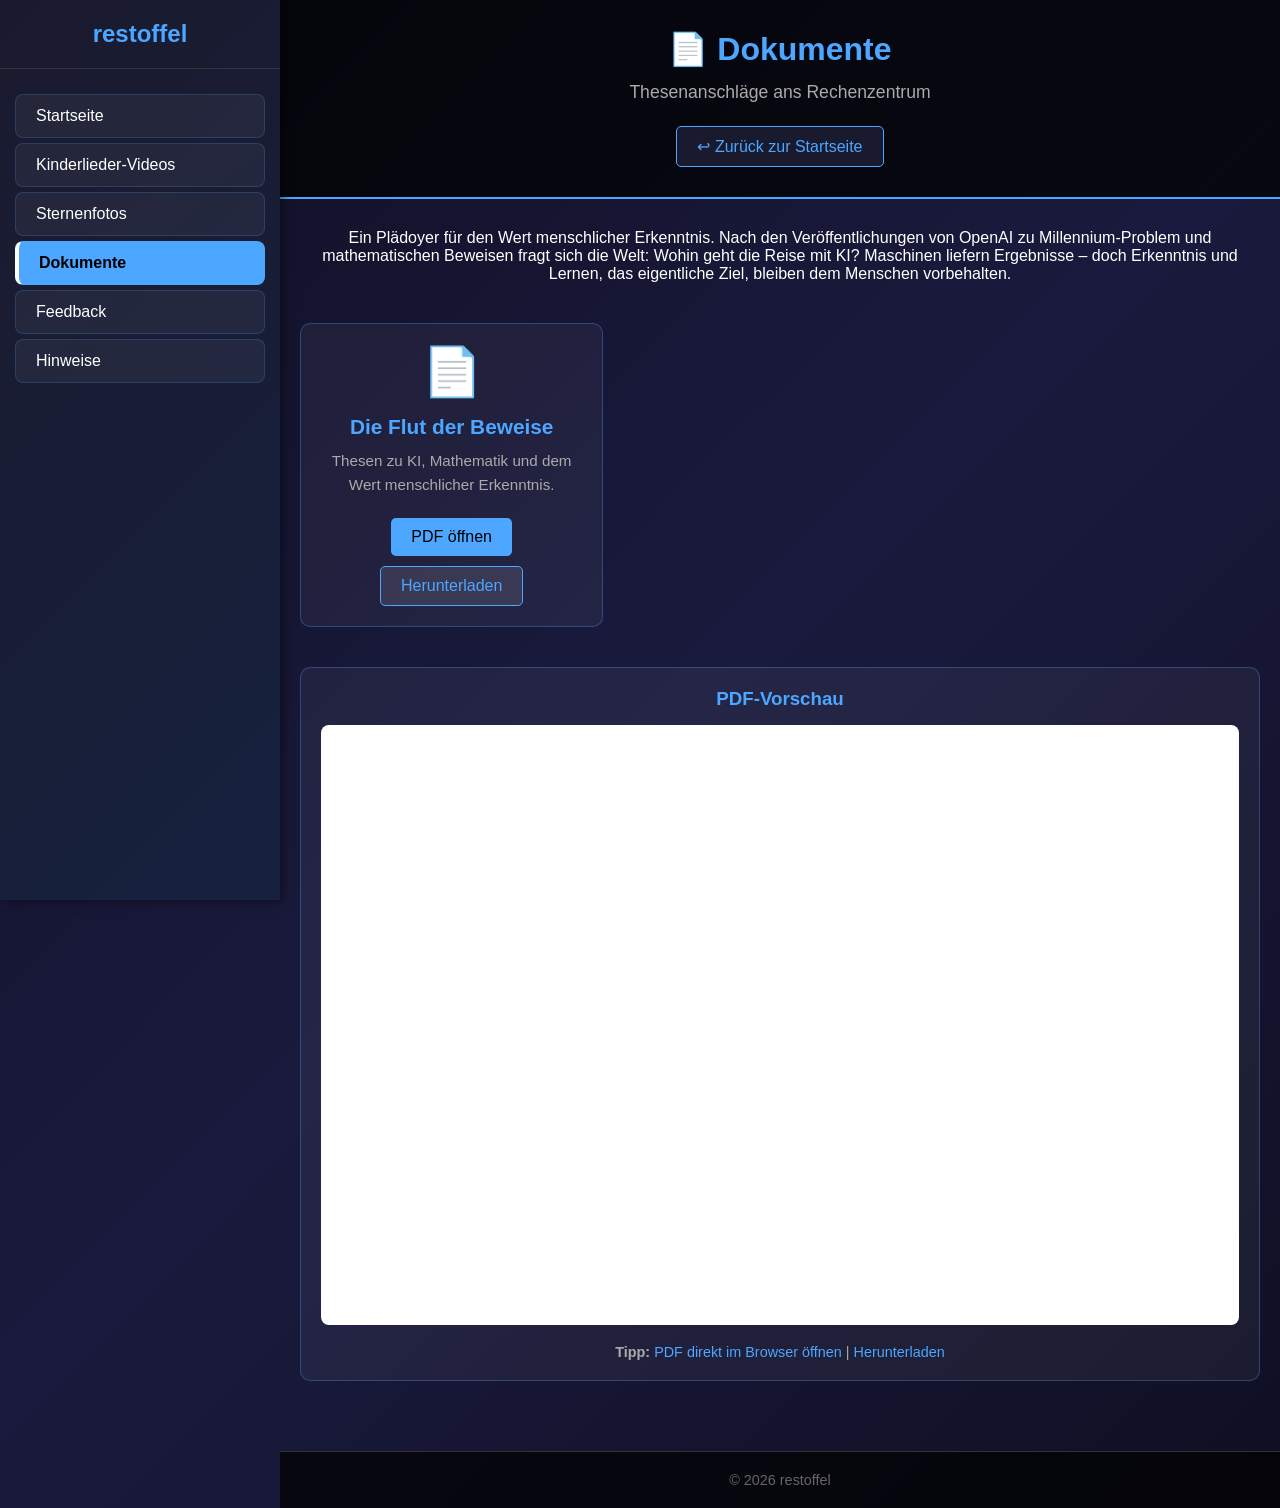
<file: dokumente.html>
<!DOCTYPE html>
<html lang="de">
<head>
    <meta charset="UTF-8">
    <meta name="viewport" content="width=device-width, initial-scale=1.0">
    <title>Thesenanschläge ans Rechenzentrum | restoffel</title>
    
    <!-- Favicon -->
    <link rel="icon" type="image/svg+xml" href="favicon.svg">
    <link rel="shortcut icon" type="image/svg+xml" href="favicon.svg">
    
    <!-- Open Graph / Social Media Meta Tags -->
    <meta property="og:title" content="Dokumente | restoffel">
    <meta property="og:description" content="Thesenanschläge ans Rechenzentrum - Ein Plädoyer für den Wert menschlicher Erkenntnis und Lernen im Zeitalter der KI.">
    <meta property="og:url" content="https://restoffel.github.io/dokumente.html">
    <meta property="og:type" content="website">
    <meta property="og:image" content="https://images.unsplash.com/photo-1614729939124-032f0b56c9ce?ixlib=rb-4.1.0&ixid=M3wxMjA3fDB8MHxwaG90by1wYWdlfHx8fGVufDB8fHx8fA%3D%3D&auto=format&fit=crop&w=1200&q=80">
    
    <!-- Twitter Card -->
    <meta name="twitter:card" content="summary_large_image">
    <meta name="twitter:title" content="Dokumente | restoffel">
    <meta name="twitter:description" content="Thesenanschläge ans Rechenzentrum - Ein Plädoyer für den Wert menschlicher Erkenntnis und Lernen im Zeitalter der KI.">
    <meta name="twitter:image" content="https://images.unsplash.com/photo-1614729939124-032f0b56c9ce?ixlib=rb-4.1.0&ixid=M3wxMjA3fDB8MHxwaG90by1wYWdlfHx8fGVufDB8fHx8fA%3D%3D&auto=format&fit=crop&w=1200&q=80">
    
    <!-- Theme Color -->
    <meta name="theme-color" content="#1a1a2e">
    
    <!-- Apple Touch Icon -->
    <link rel="apple-touch-icon" href="favicon.svg">
    
    <!-- Web App Manifest -->
    <link rel="manifest" href="manifest.json">
    
    <!-- Standard Styles -->
    <link rel="stylesheet" href="css/styles.css">
    
    <!-- Seiten-spezifische Styles -->
    <style>
        main {
            padding: 30px 20px;
            max-width: 1200px;
            margin: 0 auto;
        }
        
        .documents-header {
            text-align: center;
            margin-bottom: 40px;
        }
        
        .documents-grid {
            display: grid;
            grid-template-columns: repeat(auto-fill, minmax(300px, 1fr));
            gap: 25px;
            margin-top: 30px;
        }
        
        .document-card {
            background: rgba(255, 255, 255, 0.05);
            border: 1px solid rgba(77, 166, 255, 0.3);
            border-radius: 10px;
            padding: 20px;
            transition: all 0.3s ease;
            text-align: center;
        }
        
        .document-card:hover {
            transform: translateY(-5px);
            border-color: #4da6ff;
            box-shadow: 0 10px 30px rgba(77, 166, 255, 0.2);
        }
        
        .document-icon {
            font-size: 3em;
            color: #e74c3c;
            margin-bottom: 15px;
        }
        
        .document-title {
            font-size: 1.3em;
            color: #4da6ff;
            margin-bottom: 10px;
        }
        
        .document-description {
            color: #aaa;
            font-size: 0.95em;
            line-height: 1.6;
            margin-bottom: 20px;
        }
        
        .document-actions {
            display: flex;
            gap: 10px;
            justify-content: center;
            flex-wrap: wrap;
        }
        
        .btn {
            display: inline-block;
            padding: 10px 20px;
            border-radius: 5px;
            text-decoration: none;
            font-weight: 500;
            transition: all 0.3s ease;
            border: none;
            cursor: pointer;
        }
        
        .btn-primary {
            background-color: #4da6ff;
            color: #000;
        }
        
        .btn-primary:hover {
            background-color: #3a8bc8;
            transform: translateY(-2px);
        }
        
        .btn-secondary {
            background-color: rgba(255, 255, 255, 0.1);
            color: #4da6ff;
            border: 1px solid #4da6ff;
        }
        
        .btn-secondary:hover {
            background-color: rgba(77, 166, 255, 0.2);
            transform: translateY(-2px);
        }
        
        .pdf-viewer-container {
            margin-top: 40px;
            background: rgba(255, 255, 255, 0.05);
            border: 1px solid rgba(77, 166, 255, 0.3);
            border-radius: 10px;
            padding: 20px;
        }
        
        .pdf-viewer {
            width: 100%;
            height: 600px;
            min-height: 500px;
            border: none;
            border-radius: 8px;
            background: #fff;
        }
        
        .pdf-info {
            text-align: center;
            color: #aaa;
            font-size: 0.9em;
            margin-top: 15px;
        }
        
        .pdf-info a {
            color: #4da6ff;
            text-decoration: none;
        }
        
        .pdf-info a:hover {
            text-decoration: underline;
        }
        
        @media (max-width: 768px) {
            .documents-grid {
                grid-template-columns: 1fr;
            }
            
            .pdf-viewer {
                height: 400px;
            }
        }
    </style>
</head>
<body>
    <!-- Hamburger Menu Button -->
    <button class="hamburger" onclick="toggleSidebar()" aria-label="Menü öffnen">
        <span></span>
        <span></span>
        <span></span>
    </button>
    
    <!-- Sidebar Navigation -->
    <nav id="sidebar">
        <div class="sidebar-header">
            <h2>restoffel</h2>
        </div>
        <ul id="sidebar-nav"></ul>
    </nav>
    
    <!-- Overlay für Mobile -->
    <div id="overlay"></div>
    
    <!-- Main Content -->
    <div class="main-content">
        <header>
            <h1>📄 Dokumente</h1>
            <p class="subtitle">Thesenanschläge ans Rechenzentrum</p>
            <a href="index.html" class="back-link">↩ Zurück zur Startseite</a>
        </header>
        
        <main>
            <div class="documents-header">
                <p>Ein Plädoyer für den Wert menschlicher Erkenntnis. Nach den Veröffentlichungen von OpenAI zu Millennium-Problem und mathematischen Beweisen fragt sich die Welt: Wohin geht die Reise mit KI? Maschinen liefern Ergebnisse – doch Erkenntnis und Lernen, das eigentliche Ziel, bleiben dem Menschen vorbehalten.</p>
            </div>
            
            <div class="documents-grid">
                <div class="document-card">
                    <div class="document-icon">📄</div>
                    <h3 class="document-title">Die Flut der Beweise</h3>
                    <p class="document-description">Thesen zu KI, Mathematik und dem Wert menschlicher Erkenntnis.</p>
                    <div class="document-actions">
                        <a href="documents/DieFlutderBeweise.pdf" class="btn btn-primary" target="_blank">PDF öffnen</a>
                        <a href="documents/DieFlutderBeweise.pdf" class="btn btn-secondary" download>Herunterladen</a>
                    </div>
                </div>
            </div>
            
            <div class="pdf-viewer-container">
                <h3 style="text-align: center; color: #4da6ff; margin-bottom: 15px;">PDF-Vorschau</h3>
                <iframe class="pdf-viewer" src="https://docs.google.com/viewer?url=https://restoffel.github.io/documents/DieFlutderBeweise.pdf&embedded=true" title="Die Flut der Beweise - PDF-Viewer" allowfullscreen></iframe>
                <p class="pdf-info">
                    <strong>Tipp:</strong> 
                    <a href="documents/DieFlutderBeweise.pdf" target="_blank">PDF direkt im Browser öffnen</a> | 
                    <a href="documents/DieFlutderBeweise.pdf" download>Herunterladen</a>
                </p>
            </div>
        </main>
        
        <footer>
            <p>© 2026 restoffel</p>
        </footer>
    </div>
    
    <!-- Standard Navigation Script -->
    <script src="js/navigation.js"></script>
</body>
</html>
</file>
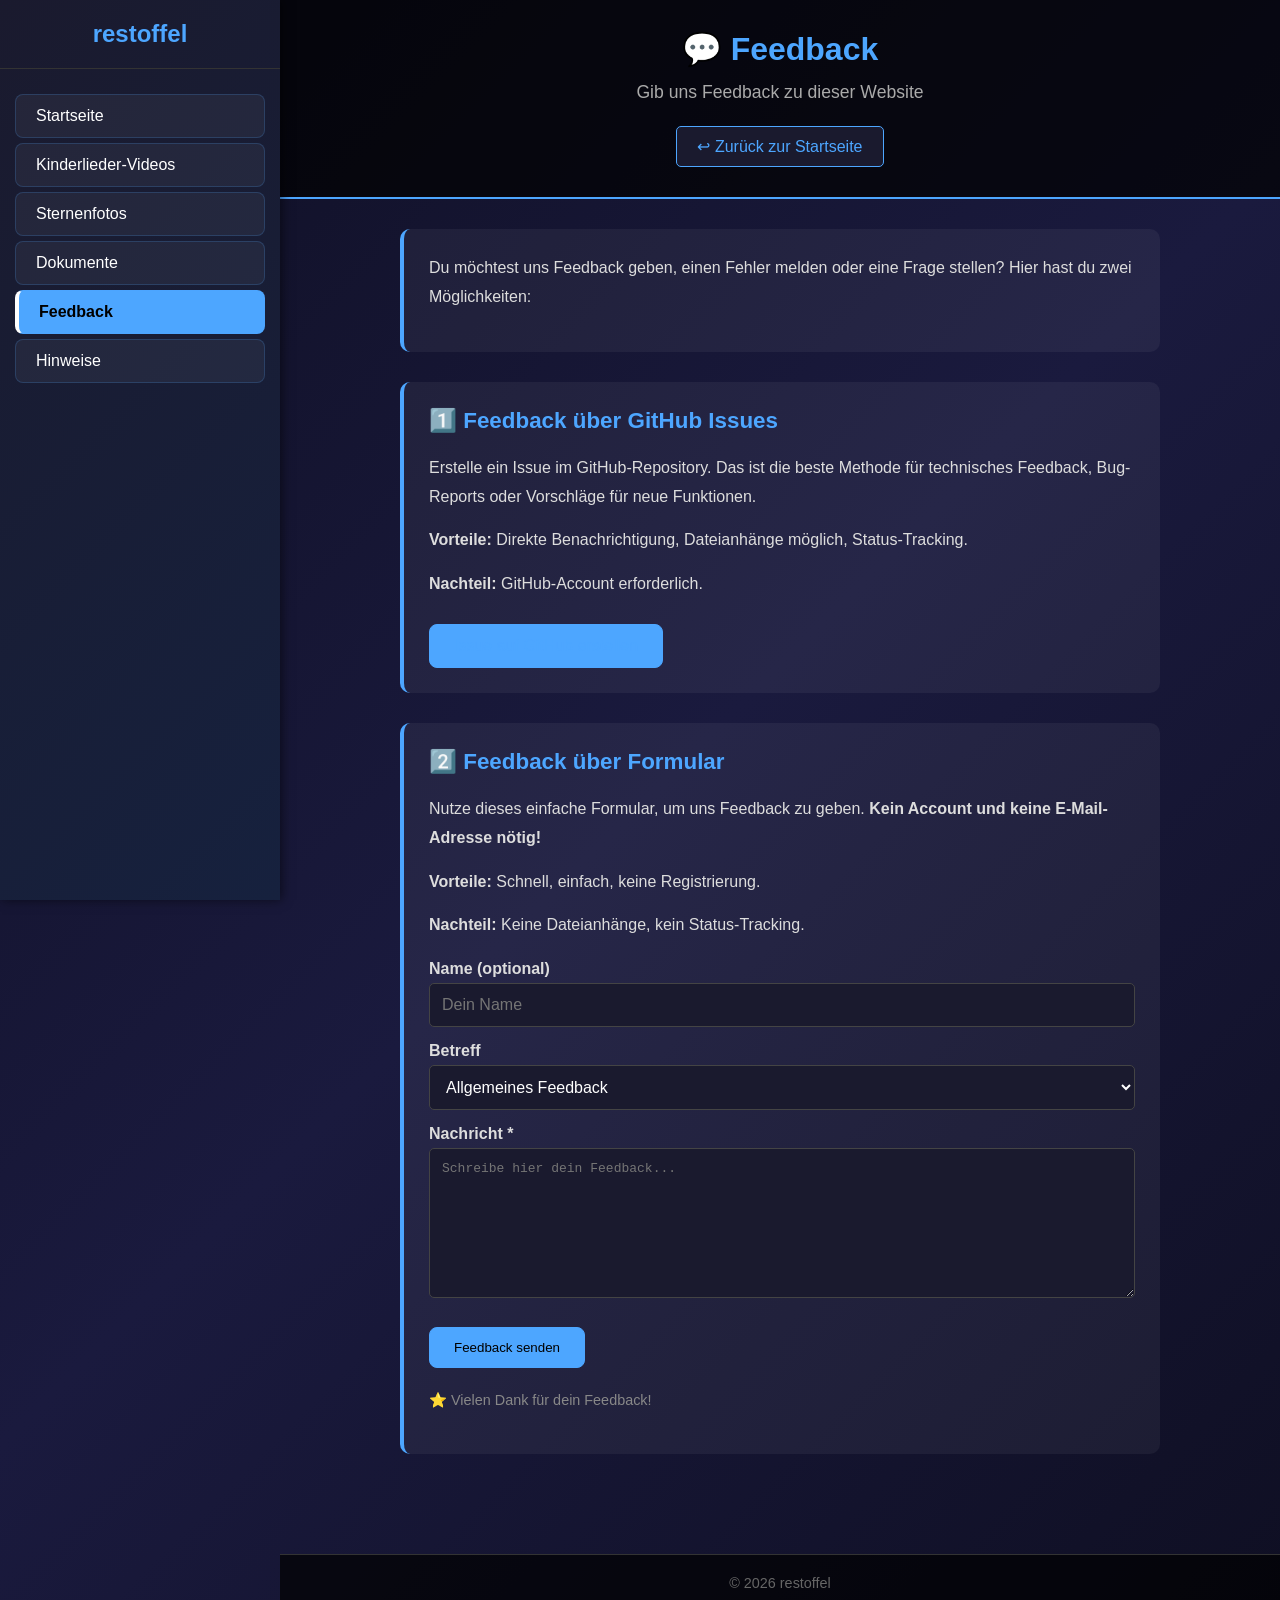
<file: feedback.html>
<!DOCTYPE html>
<html lang="de">
<head>
    <meta charset="UTF-8">
    <meta name="viewport" content="width=device-width, initial-scale=1.0">
    <title>Feedback | restoffel</title>
    
    <!-- Favicon -->
    <link rel="icon" type="image/svg+xml" href="favicon.svg">
    <link rel="shortcut icon" type="image/svg+xml" href="favicon.svg">
    
    <!-- Open Graph / Social Media Meta Tags -->
    <meta property="og:title" content="Feedback | restoffel">
    <meta property="og:description" content="Gib uns Feedback zu dieser Website">
    <meta property="og:url" content="https://restoffel.github.io/feedback.html">
    <meta property="og:type" content="website">
    <meta property="og:image" content="https://images.unsplash.com/photo-1614729939124-032f0b56c9ce?ixlib=rb-4.1.0&ixid=M3wxMjA3fDB8MHxwaG90by1wYWdlfHx8fGVufDB8fHx8fA%3D%3D&auto=format&fit=crop&w=1200&q=80">
    
    <!-- Twitter Card -->
    <meta name="twitter:card" content="summary_large_image">
    <meta name="twitter:title" content="Feedback | restoffel">
    <meta name="twitter:description" content="Gib uns Feedback zu dieser Website">
    <meta name="twitter:image" content="https://images.unsplash.com/photo-1614729939124-032f0b56c9ce?ixlib=rb-4.1.0&ixid=M3wxMjA3fDB8MHxwaG90by1wYWdlfHx8fGVufDB8fHx8fA%3D%3D&auto=format&fit=crop&w=1200&q=80">
    
    <!-- Theme Color -->
    <meta name="theme-color" content="#1a1a2e">
    
    <!-- Standard Styles -->
    <link rel="stylesheet" href="css/styles.css">
    
    <!-- Seiten-spezifische Styles -->
    <style>
        main {
            padding: 30px 20px;
            max-width: 800px;
            margin: 0 auto;
        }
        
        .section {
            background-color: rgba(255, 255, 255, 0.05);
            border-radius: 10px;
            padding: 25px;
            margin-bottom: 30px;
            border-left: 4px solid #4da6ff;
        }
        
        .section h2 {
            color: #4da6ff;
            margin-bottom: 20px;
            font-size: 1.4em;
        }
        
        .section p {
            line-height: 1.8;
            color: #ddd;
            margin: 0 0 15px 0;
        }
        
        .section a {
            color: #4da6ff;
            text-decoration: none;
        }
        
        .section a:hover {
            text-decoration: underline;
        }
        
        .highlight {
            background-color: rgba(77, 166, 255, 0.2);
            padding: 2px 4px;
            border-radius: 3px;
            font-family: monospace;
        }
        
        .option-card {
            background-color: rgba(255, 255, 255, 0.05);
            border-radius: 10px;
            padding: 20px;
            margin-bottom: 20px;
            border: 1px solid rgba(77, 166, 255, 0.2);
        }
        
        .option-card h3 {
            color: #4da6ff;
            margin: 0 0 10px 0;
            font-size: 1.2em;
        }
        
        .option-card .icon {
            font-size: 2em;
            margin-bottom: 10px;
        }
        
        .btn {
            display: inline-block;
            padding: 12px 24px;
            background-color: #1a1a2e;
            color: #4da6ff;
            text-decoration: none;
            border-radius: 8px;
            border: 1px solid #444;
            transition: all 0.3s;
            margin-top: 10px;
        }
        
        .btn:hover {
            background-color: #4da6ff;
            color: #000;
            transform: translateY(-2px);
        }
        
        .btn-primary {
            background-color: #4da6ff;
            color: #000;
            border: 1px solid #4da6ff;
        }
        
        .btn-primary:hover {
            background-color: #6db8ff;
        }
        
        form {
            margin-top: 20px;
        }
        
        form label {
            display: block;
            margin-bottom: 5px;
            color: #ddd;
            font-weight: bold;
        }
        
        form input,
        form textarea,
        form select {
            width: 100%;
            padding: 12px;
            background-color: #1a1a2e;
            border: 1px solid #444;
            border-radius: 5px;
            color: #fff;
            font-size: 1em;
            margin-bottom: 15px;
        }
        
        form textarea {
            min-height: 150px;
            resize: vertical;
        }
    </style>
</head>
<body>
    <!-- Hamburger Menu Button -->
    <button class="hamburger" onclick="toggleSidebar()" aria-label="Menü öffnen">
        <span></span>
        <span></span>
        <span></span>
    </button>
    
    <!-- Sidebar Navigation -->
    <nav id="sidebar">
        <div class="sidebar-header">
            <h2>restoffel</h2>
        </div>
        <ul id="sidebar-nav"></ul>
    </nav>
    
    <!-- Overlay für Mobile -->
    <div id="overlay"></div>
    
    <!-- Main Content -->
    <div class="main-content">
        <header>
            <h1>💬 Feedback</h1>
            <p class="subtitle">Gib uns Feedback zu dieser Website</p>
            <a href="index.html" class="back-link">↩ Zurück zur Startseite</a>
        </header>
        
        <main>
            <div class="section">
                <p>
                    Du möchtest uns Feedback geben, einen Fehler melden oder eine Frage stellen? 
                    Hier hast du zwei Möglichkeiten:
                </p>
            </div>
            
            <div class="section">
                <h2>1️⃣ Feedback über GitHub Issues</h2>
                <p>
                    Erstelle ein Issue im GitHub-Repository. Das ist die beste Methode für technisches Feedback, 
                    Bug-Reports oder Vorschläge für neue Funktionen.
                </p>
                <p>
                    <strong>Vorteile:</strong> Direkte Benachrichtigung, Dateianhänge möglich, Status-Tracking.
                </p>
                <p>
                    <strong>Nachteil:</strong> GitHub-Account erforderlich.
                </p>
                <a href="https://github.com/restoffel/restoffel.github.io/issues/new" class="btn btn-primary" target="_blank">
                    Issue auf GitHub erstellen
                </a>
            </div>
            
            <div class="section">
                <h2>2️⃣ Feedback über Formular</h2>
                <p>
                    Nutze dieses einfache Formular, um uns Feedback zu geben. 
                    <strong>Kein Account und keine E-Mail-Adresse nötig!</strong>
                </p>
                <p>
                    <strong>Vorteile:</strong> Schnell, einfach, keine Registrierung.
                </p>
                <p>
                    <strong>Nachteil:</strong> Keine Dateianhänge, kein Status-Tracking.
                </p>
                
                <form action="https://formspree.io/f/xjvlnqzo" method="POST">
                    <label for="name">Name (optional)</label>
                    <input type="text" id="name" name="name" placeholder="Dein Name">
                    
                    <label for="subject">Betreff</label>
                    <select id="subject" name="subject">
                        <option value="feedback">Allgemeines Feedback</option>
                        <option value="bug">Fehler melden</option>
                        <option value="feature">Vorschlag für neue Funktion</option>
                        <option value="question">Frage stellen</option>
                    </select>
                    
                    <label for="message">Nachricht *</label>
                    <textarea id="message" name="message" placeholder="Schreibe hier dein Feedback..." required></textarea>
                    
                    <button type="submit" class="btn btn-primary">Feedback senden</button>
                </form>
                
                <p style="margin-top: 20px; color: #888; font-size: 0.9em;">
                    ⭐ Vielen Dank für dein Feedback!
                </p>
            </div>
        </main>
        
        <footer>
            <p>© 2026 restoffel</p>
        </footer>
    </div>
    
    <!-- Standard Navigation Script -->
    <script src="js/navigation.js"></script>
</body>
</html>
</file>
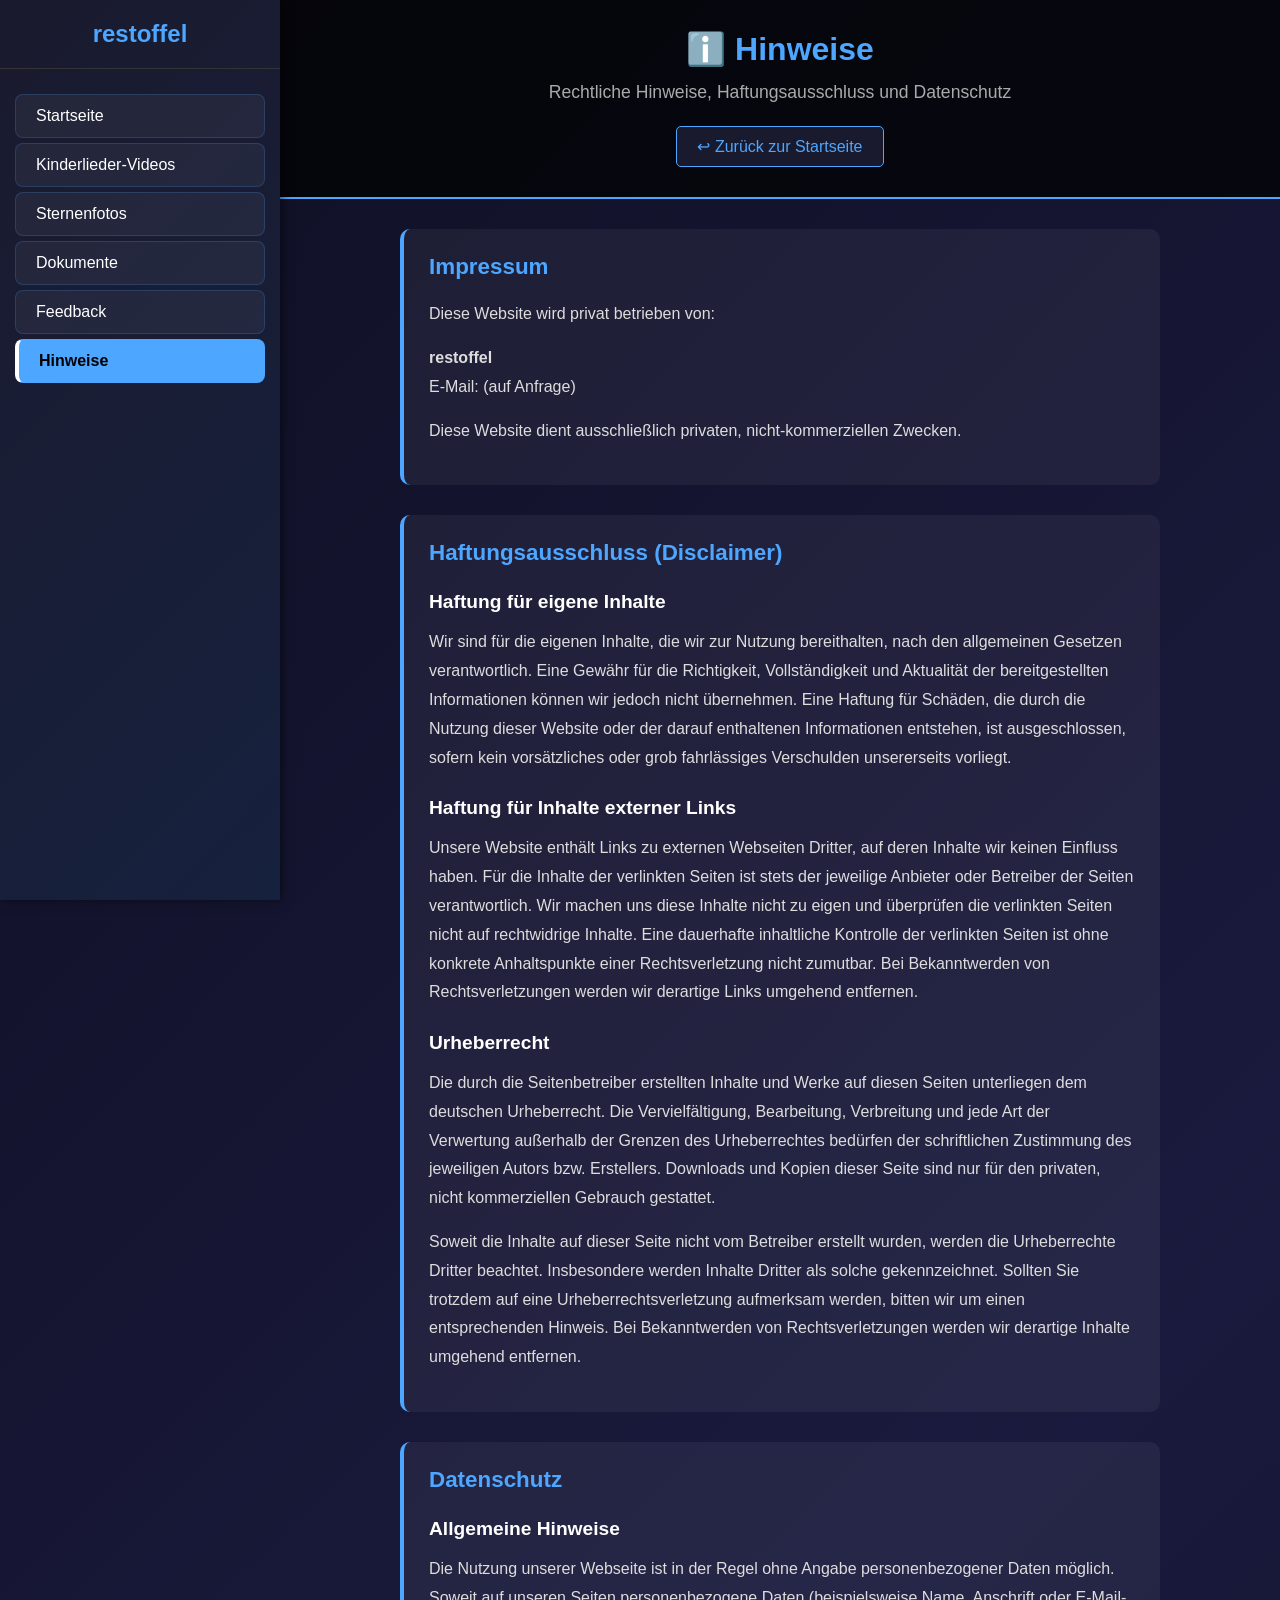
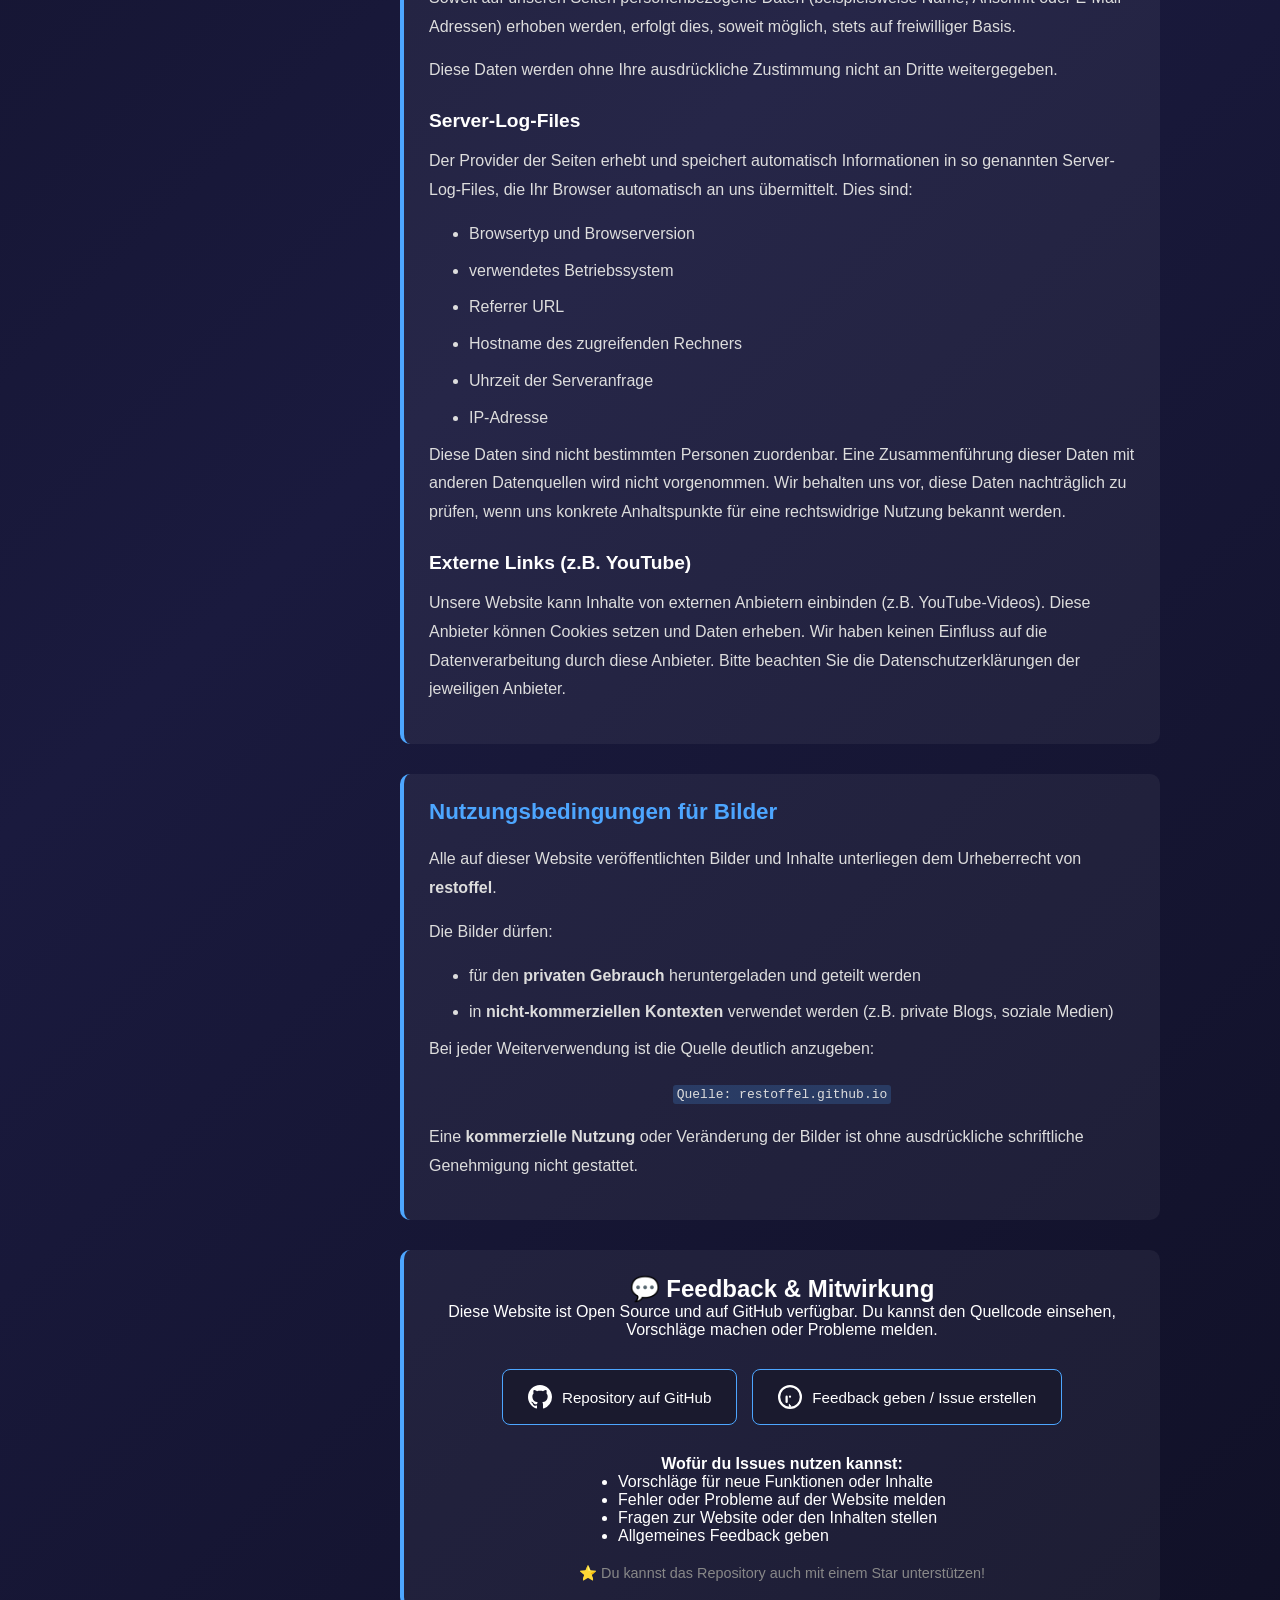
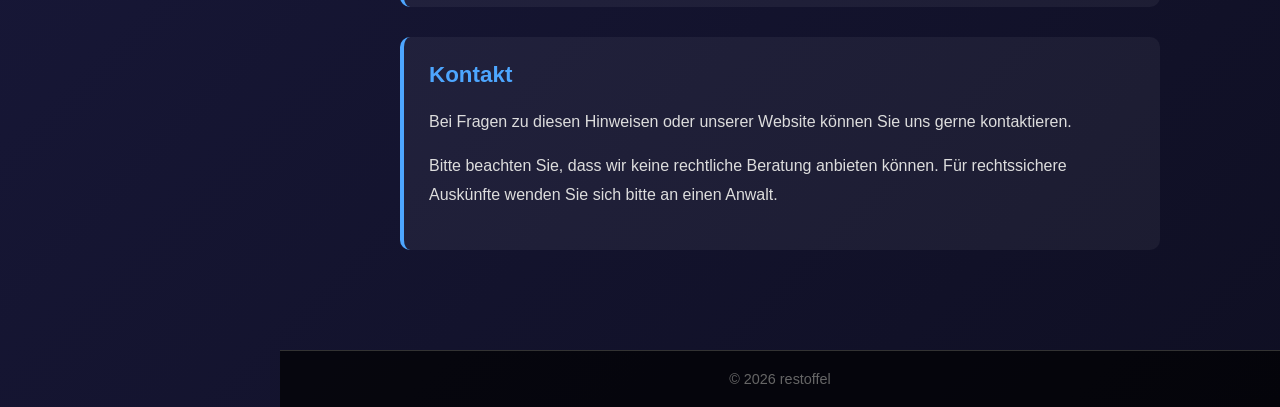
<file: hinweise.html>
<!DOCTYPE html>
<html lang="de">
<head>
    <meta charset="UTF-8">
    <meta name="viewport" content="width=device-width, initial-scale=1.0">
    <title>Hinweise | restoffel</title>
    
    <!-- Favicon -->
    <link rel="icon" type="image/svg+xml" href="favicon.svg">
    <link rel="shortcut icon" type="image/svg+xml" href="favicon.svg">
    
    <!-- Open Graph / Social Media Meta Tags -->
    <meta property="og:title" content="Hinweise | restoffel">
    <meta property="og:description" content="Rechtliche Hinweise, Haftungsausschluss und Datenschutz">
    <meta property="og:url" content="https://restoffel.github.io/hinweise.html">
    <meta property="og:type" content="website">
    <meta property="og:image" content="https://images.unsplash.com/photo-1614729939124-032f0b56c9ce?ixlib=rb-4.1.0&ixid=M3wxMjA3fDB8MHxwaG90by1wYWdlfHx8fGVufDB8fHx8fA%3D%3D&auto=format&fit=crop&w=1200&q=80">
    
    <!-- Twitter Card -->
    <meta name="twitter:card" content="summary_large_image">
    <meta name="twitter:title" content="Hinweise | restoffel">
    <meta name="twitter:description" content="Rechtliche Hinweise, Haftungsausschluss und Datenschutz">
    <meta name="twitter:image" content="https://images.unsplash.com/photo-1614729939124-032f0b56c9ce?ixlib=rb-4.1.0&ixid=M3wxMjA3fDB8MHxwaG90by1wYWdlfHx8fGVufDB8fHx8fA%3D%3D&auto=format&fit=crop&w=1200&q=80">
    
    <!-- Theme Color -->
    <meta name="theme-color" content="#1a1a2e">
    
    <!-- Standard Styles -->
    <link rel="stylesheet" href="css/styles.css">
    
    <!-- Seiten-spezifische Styles -->
    <style>
        main {
            padding: 30px 20px;
            max-width: 800px;
            margin: 0 auto;
        }
        
        .section {
            background-color: rgba(255, 255, 255, 0.05);
            border-radius: 10px;
            padding: 25px;
            margin-bottom: 30px;
            border-left: 4px solid #4da6ff;
        }
        
        .section h2 {
            color: #4da6ff;
            margin-bottom: 20px;
            font-size: 1.4em;
        }
        
        .section h3 {
            color: #fff;
            margin: 25px 0 15px 0;
            font-size: 1.2em;
        }
        
        .section p {
            line-height: 1.8;
            color: #ddd;
            margin: 0 0 15px 0;
        }
        
        .section ul {
            margin-left: 20px;
            padding-left: 20px;
        }
        
        .section li {
            line-height: 1.8;
            color: #ddd;
            margin-bottom: 8px;
        }
        
        .section a {
            color: #4da6ff;
            text-decoration: none;
        }
        
        .section a:hover {
            text-decoration: underline;
        }
        
        .highlight {
            background-color: rgba(77, 166, 255, 0.2);
            padding: 2px 4px;
            border-radius: 3px;
            font-family: monospace;
        }
        
        .github-section {
            background-color: rgba(255, 255, 255, 0.05);
            border-radius: 10px;
            padding: 25px;
            margin-bottom: 30px;
            border-left: 4px solid #4da6ff;
            text-align: center;
        }
        
        .github-badge {
            display: inline-flex;
            align-items: center;
            gap: 10px;
            padding: 15px 25px;
            background-color: #1a1a2e;
            border-radius: 8px;
            border: 1px solid #4da6ff;
            text-decoration: none;
            color: #fff;
            transition: all 0.3s;
            margin: 10px 0;
            font-size: 0.95em;
        }
        
        .github-badge:hover {
            background-color: #4da6ff;
            color: #000;
            transform: translateY(-2px);
        }
        
        .github-badge svg {
            width: 24px;
            height: 24px;
            fill: currentColor;
        }
        
        .github-buttons {
            display: flex;
            flex-direction: column;
            gap: 15px;
            justify-content: center;
            margin: 20px 0;
        }
        
        @media (min-width: 600px) {
            .github-buttons {
                flex-direction: row;
                flex-wrap: wrap;
                justify-content: center;
            }
        }
    </style>
</head>
<body>
    <!-- Hamburger Menu Button -->
    <button class="hamburger" onclick="toggleSidebar()" aria-label="Menü öffnen">
        <span></span>
        <span></span>
        <span></span>
    </button>
    
    <!-- Sidebar Navigation -->
    <nav id="sidebar">
        <div class="sidebar-header">
            <h2>restoffel</h2>
        </div>
        <ul id="sidebar-nav"></ul>
    </nav>
    
    <!-- Overlay für Mobile -->
    <div id="overlay"></div>
    
    <!-- Main Content -->
    <div class="main-content">
        <header>
            <h1>ℹ️ Hinweise</h1>
            <p class="subtitle">Rechtliche Hinweise, Haftungsausschluss und Datenschutz</p>
            <a href="index.html" class="back-link">↩ Zurück zur Startseite</a>
        </header>
        
        <main>
            <div class="section">
                <h2>Impressum</h2>
                <p>
                    Diese Website wird privat betrieben von:
                </p>
                <p>
                    <strong>restoffel</strong><br>
                    E-Mail: (auf Anfrage)
                </p>
                <p>
                    Diese Website dient ausschließlich privaten, nicht-kommerziellen Zwecken.
                </p>
            </div>
            
            <div class="section">
                <h2>Haftungsausschluss (Disclaimer)</h2>
                
                <h3>Haftung für eigene Inhalte</h3>
                <p>
                    Wir sind für die eigenen Inhalte, die wir zur Nutzung bereithalten, nach den allgemeinen Gesetzen verantwortlich. 
                    Eine Gewähr für die Richtigkeit, Vollständigkeit und Aktualität der bereitgestellten Informationen können wir 
                    jedoch nicht übernehmen. Eine Haftung für Schäden, die durch die Nutzung dieser Website oder der darauf 
                    enthaltenen Informationen entstehen, ist ausgeschlossen, sofern kein vorsätzliches oder grob fahrlässiges 
                    Verschulden unsererseits vorliegt.
                </p>
                
                <h3>Haftung für Inhalte externer Links</h3>
                <p>
                    Unsere Website enthält Links zu externen Webseiten Dritter, auf deren Inhalte wir keinen Einfluss haben. 
                    Für die Inhalte der verlinkten Seiten ist stets der jeweilige Anbieter oder Betreiber der Seiten verantwortlich. 
                    Wir machen uns diese Inhalte nicht zu eigen und überprüfen die verlinkten Seiten nicht auf rechtwidrige Inhalte. 
                    Eine dauerhafte inhaltliche Kontrolle der verlinkten Seiten ist ohne konkrete Anhaltspunkte einer Rechtsverletzung 
                    nicht zumutbar. Bei Bekanntwerden von Rechtsverletzungen werden wir derartige Links umgehend entfernen.
                </p>
                
                <h3>Urheberrecht</h3>
                <p>
                    Die durch die Seitenbetreiber erstellten Inhalte und Werke auf diesen Seiten unterliegen dem deutschen Urheberrecht. 
                    Die Vervielfältigung, Bearbeitung, Verbreitung und jede Art der Verwertung außerhalb der Grenzen des Urheberrechtes 
                    bedürfen der schriftlichen Zustimmung des jeweiligen Autors bzw. Erstellers. Downloads und Kopien dieser Seite sind 
                    nur für den privaten, nicht kommerziellen Gebrauch gestattet.
                </p>
                <p>
                    Soweit die Inhalte auf dieser Seite nicht vom Betreiber erstellt wurden, werden die Urheberrechte Dritter beachtet. 
                    Insbesondere werden Inhalte Dritter als solche gekennzeichnet. Sollten Sie trotzdem auf eine Urheberrechtsverletzung 
                    aufmerksam werden, bitten wir um einen entsprechenden Hinweis. Bei Bekanntwerden von Rechtsverletzungen werden wir 
                    derartige Inhalte umgehend entfernen.
                </p>
            </div>
            
            <div class="section">
                <h2>Datenschutz</h2>
                
                <h3>Allgemeine Hinweise</h3>
                <p>
                    Die Nutzung unserer Webseite ist in der Regel ohne Angabe personenbezogener Daten möglich. 
                    Soweit auf unseren Seiten personenbezogene Daten (beispielsweise Name, Anschrift oder E-Mail-Adressen) 
                    erhoben werden, erfolgt dies, soweit möglich, stets auf freiwilliger Basis.
                </p>
                <p>
                    Diese Daten werden ohne Ihre ausdrückliche Zustimmung nicht an Dritte weitergegeben.
                </p>
                
                <h3>Server-Log-Files</h3>
                <p>
                    Der Provider der Seiten erhebt und speichert automatisch Informationen in so genannten Server-Log-Files, 
                    die Ihr Browser automatisch an uns übermittelt. Dies sind:
                </p>
                <ul>
                    <li>Browsertyp und Browserversion</li>
                    <li>verwendetes Betriebssystem</li>
                    <li>Referrer URL</li>
                    <li>Hostname des zugreifenden Rechners</li>
                    <li>Uhrzeit der Serveranfrage</li>
                    <li>IP-Adresse</li>
                </ul>
                <p>
                    Diese Daten sind nicht bestimmten Personen zuordenbar. Eine Zusammenführung dieser Daten mit anderen 
                    Datenquellen wird nicht vorgenommen. Wir behalten uns vor, diese Daten nachträglich zu prüfen, wenn uns 
                    konkrete Anhaltspunkte für eine rechtswidrige Nutzung bekannt werden.
                </p>
                
                <h3>Externe Links (z.B. YouTube)</h3>
                <p>
                    Unsere Website kann Inhalte von externen Anbietern einbinden (z.B. YouTube-Videos). 
                    Diese Anbieter können Cookies setzen und Daten erheben. Wir haben keinen Einfluss auf die Datenverarbeitung 
                    durch diese Anbieter. Bitte beachten Sie die Datenschutzerklärungen der jeweiligen Anbieter.
                </p>
            </div>
            
            <div class="section">
                <h2>Nutzungsbedingungen für Bilder</h2>
                <p>
                    Alle auf dieser Website veröffentlichten Bilder und Inhalte unterliegen dem Urheberrecht von <strong>restoffel</strong>.
                </p>
                <p>
                    Die Bilder dürfen:
                </p>
                <ul>
                    <li>für den <strong>privaten Gebrauch</strong> heruntergeladen und geteilt werden</li>
                    <li>in <strong>nicht-kommerziellen Kontexten</strong> verwendet werden (z.B. private Blogs, soziale Medien)</li>
                </ul>
                <p>
                    Bei jeder Weiterverwendung ist die Quelle deutlich anzugeben:
                </p>
                <p style="text-align: center;">
                    <span class="highlight">Quelle: restoffel.github.io</span>
                </p>
                <p>
                    Eine <strong>kommerzielle Nutzung</strong> oder Veränderung der Bilder ist ohne ausdrückliche schriftliche 
                    Genehmigung nicht gestattet.
                </p>
            </div>
            
            <div class="github-section">
                <h2>💬 Feedback & Mitwirkung</h2>
                <p>
                    Diese Website ist Open Source und auf GitHub verfügbar. 
                    Du kannst den Quellcode einsehen, Vorschläge machen oder Probleme melden.
                </p>
                
                <div class="github-buttons">
                    <a href="https://github.com/restoffel/restoffel.github.io" class="github-badge" target="_blank">
                        <svg viewBox="0 0 16 16" version="1.1" width="16" height="16" aria-hidden="true">
                            <path fill-rule="evenodd" d="M8 0C3.58 0 0 3.58 0 8c0 3.54 2.29 6.53 5.47 7.59.4.07.55-.17.55-.38 0-.19-.01-.82-.01-1.49-2.01.37-2.53-.49-2.69-.94-.09-.23-.48-.94-.82-1.13-.28-.15-.68-.52-.01-.53.63-.01 1.08.58 1.23.82.72 1.21 1.87.87 2.33.66.07-.52.28-.87.51-1.07-1.78-.2-3.64-.89-3.64-3.95 0-.87.31-1.59.82-2.15-.08-.2-.36-1.02.08-2.12 0 0 .67-.21 2.2.82.64-.18 1.32-.27 2-.27.68 0 1.36.09 2 .27 1.53-1.04 2.2-.82 2.2-.82.44 1.1.16 1.92.08 2.12.51.56.82 1.27.82 2.15 0 3.07-1.87 3.75-3.65 3.95.29.25.54.73.54 1.48 0 1.07-.01 1.93-.01 2.2 0 .21.15.46.55.38A8.013 8.013 0 0016 8c0-4.42-3.58-8-8-8z"></path>
                        </svg>
                        Repository auf GitHub
                    </a>
                    
                    <a href="https://github.com/restoffel/restoffel.github.io/issues/new" class="github-badge" target="_blank">
                        <svg viewBox="0 0 16 16" version="1.1" width="16" height="16" aria-hidden="true">
                            <path fill-rule="evenodd" d="M8 1.5a6.5 6.5 0 100 13 6.5 6.5 0 000-13zM0 8a8 8 0 1116 0A8 8 0 010 8zm6.5-.25a.75.75 0 00-1.5 0v3.5a.75.75 0 001.5 0V7.75zm.75 4.75a.75.75 0 01.75.75h.01a.75.75 0 01.75.75v.01a.75.75 0 01-.75.75h-.01a.75.75 0 01-.75-.75v-.01zM8 7a.75.75 0 000 1.5h.01a.75.75 0 000-1.5H8z"></path>
                        </svg>
                        Feedback geben / Issue erstellen
                    </a>
                </div>
                
                <p style="margin-top: 20px;">
                    <strong>Wofür du Issues nutzen kannst:</strong>
                </p>
                <ul style="text-align: left; display: inline-block; text-align: left;">
                    <li>Vorschläge für neue Funktionen oder Inhalte</li>
                    <li>Fehler oder Probleme auf der Website melden</li>
                    <li>Fragen zur Website oder den Inhalten stellen</li>
                    <li>Allgemeines Feedback geben</li>
                </ul>
                
                <p style="margin-top: 20px; font-size: 0.9em; color: #888;">
                    ⭐ Du kannst das Repository auch mit einem Star unterstützen!
                </p>
            </div>
            
            <div class="section">
                <h2>Kontakt</h2>
                <p>
                    Bei Fragen zu diesen Hinweisen oder unserer Website können Sie uns gerne kontaktieren.
                </p>
                <p>
                    Bitte beachten Sie, dass wir keine rechtliche Beratung anbieten können. 
                    Für rechtssichere Auskünfte wenden Sie sich bitte an einen Anwalt.
                </p>
            </div>
        </main>
        
        <footer>
            <p>© 2026 restoffel</p>
        </footer>
    </div>
    
    <!-- Standard Navigation Script -->
    <script src="js/navigation.js"></script>
</body>
</html>
</file>
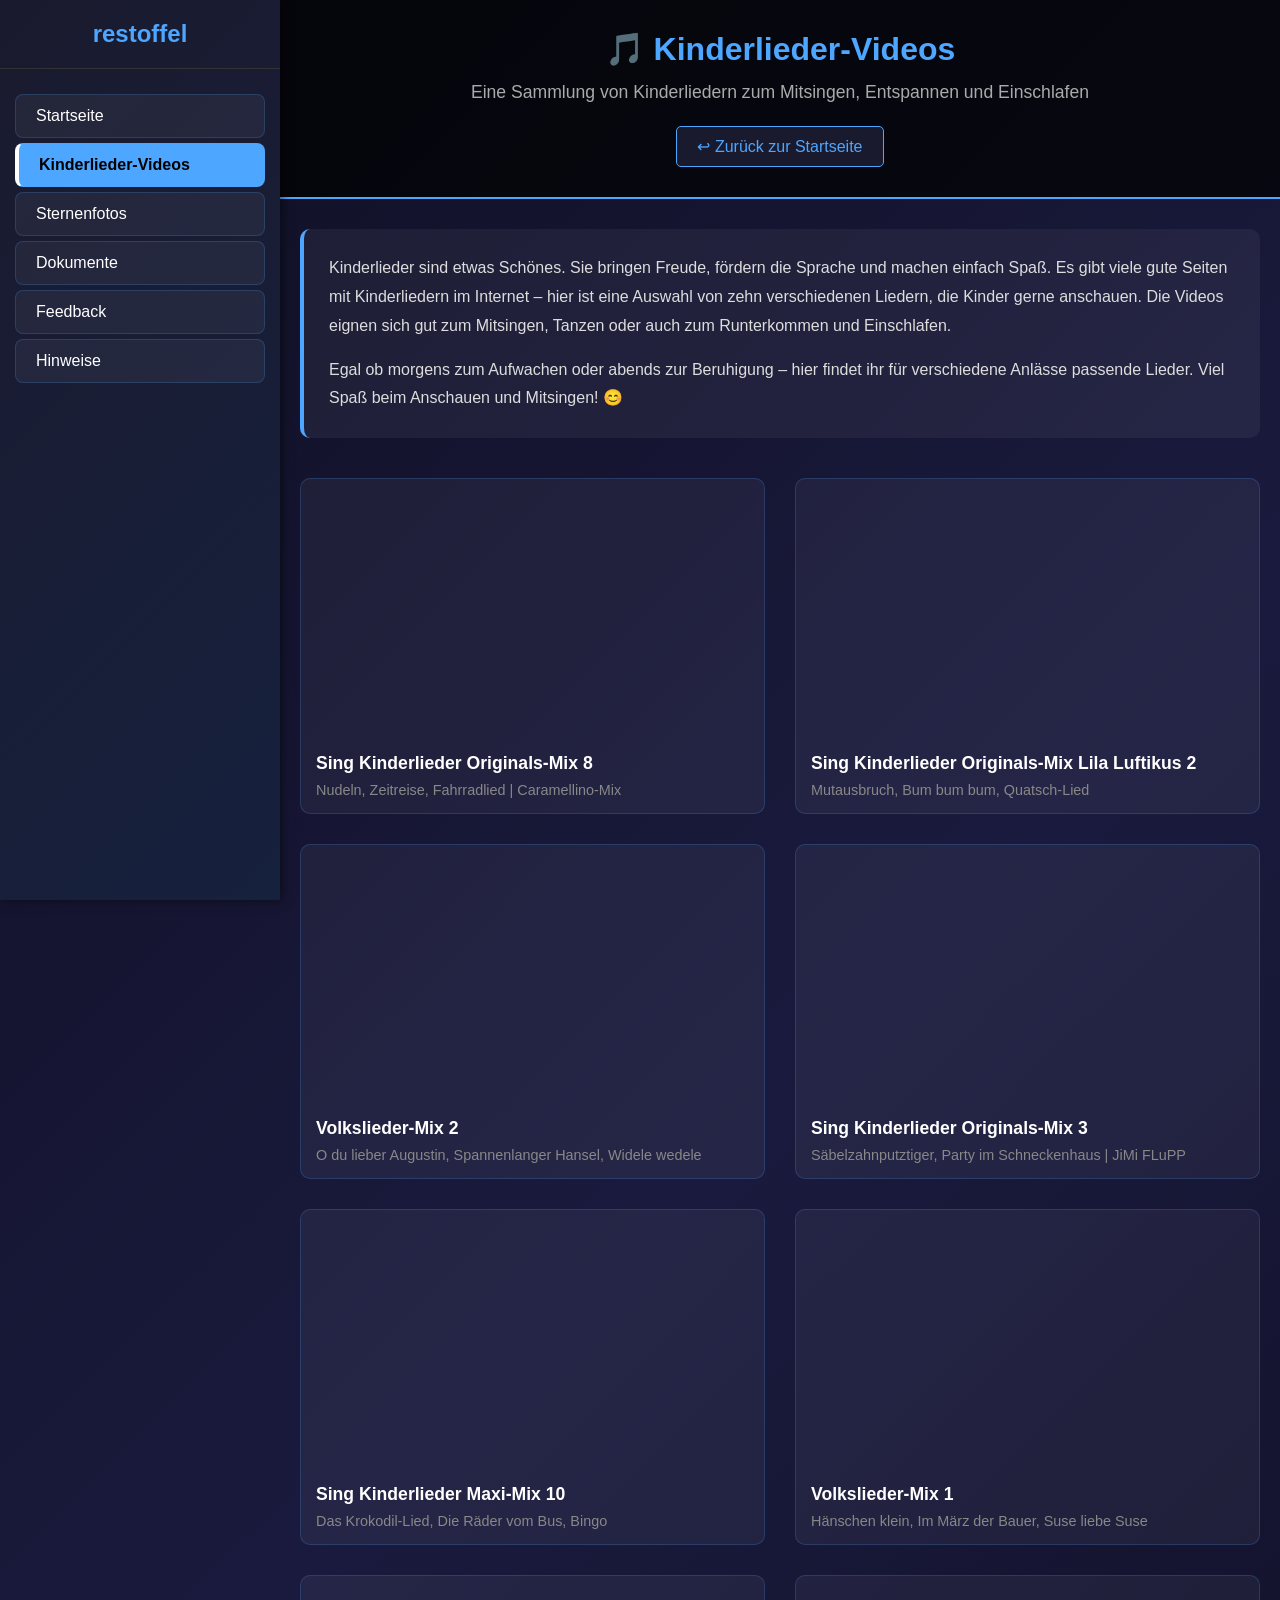
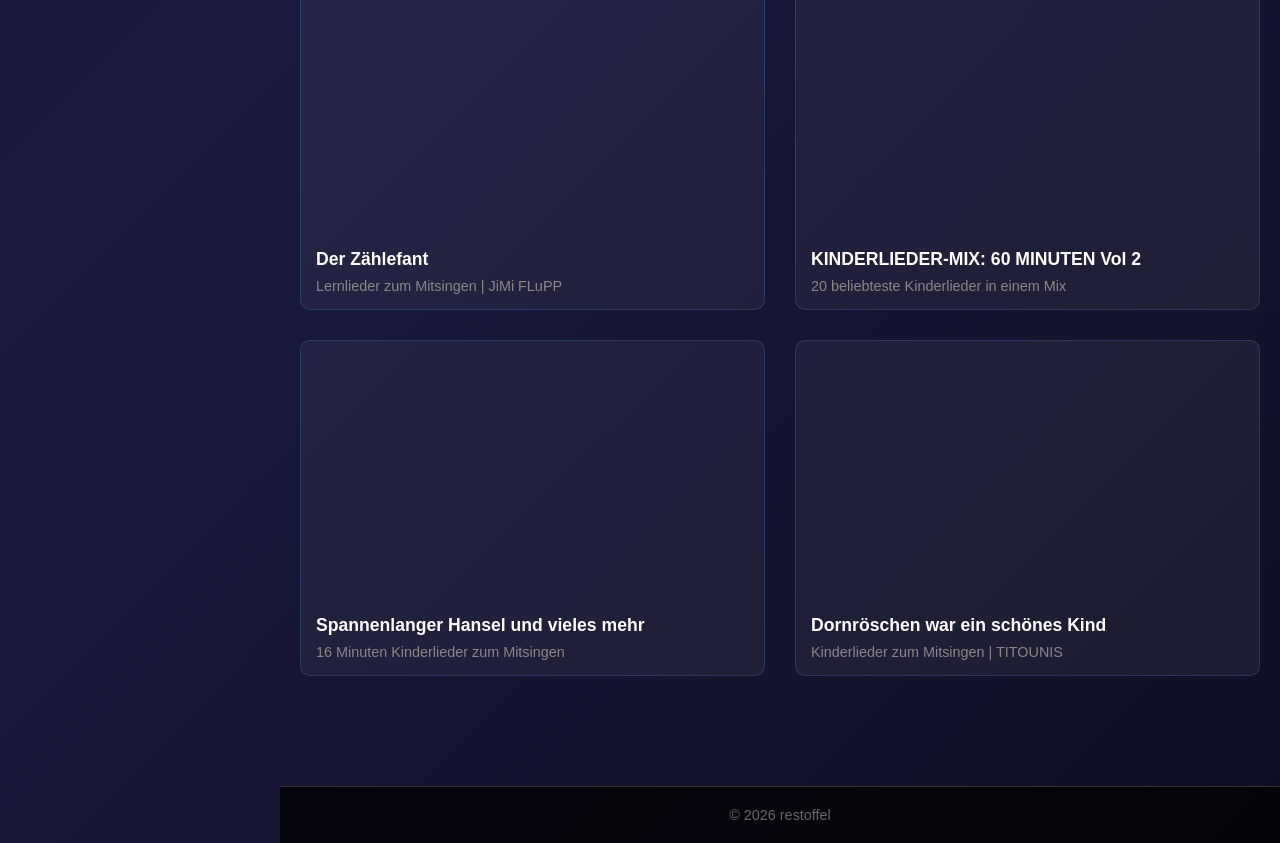
<file: kinderlieder.html>
<!DOCTYPE html>
<html lang="de">
<head>
    <meta charset="UTF-8">
    <meta name="viewport" content="width=device-width, initial-scale=1.0">
    <title>Kinderlieder-Videos | restoffel</title>
    
    <!-- Favicon -->
    <link rel="icon" type="image/svg+xml" href="favicon.svg">
    <link rel="shortcut icon" type="image/svg+xml" href="favicon.svg">
    
    <!-- Open Graph / Social Media Meta Tags -->
    <meta property="og:title" content="Kinderlieder-Videos | restoffel">
    <meta property="og:description" content="Eine Sammlung von Kinderliedern zum Mitsingen, Entspannen und Einschlafen">
    <meta property="og:url" content="https://restoffel.github.io/kinderlieder.html">
    <meta property="og:type" content="website">
    <meta property="og:image" content="https://images.unsplash.com/photo-1614729939124-032f0b56c9ce?ixlib=rb-4.1.0&ixid=M3wxMjA3fDB8MHxwaG90by1wYWdlfHx8fGVufDB8fHx8fA%3D%3D&auto=format&fit=crop&w=1200&q=80">
    <meta property="og:image:width" content="1200">
    <meta property="og:image:height" content="630">
    
    <!-- Twitter Card -->
    <meta name="twitter:card" content="summary_large_image">
    <meta name="twitter:title" content="Kinderlieder-Videos | restoffel">
    <meta name="twitter:description" content="Eine Sammlung von Kinderliedern zum Mitsingen, Entspannen und Einschlafen">
    <meta name="twitter:image" content="https://images.unsplash.com/photo-1614729939124-032f0b56c9ce?ixlib=rb-4.1.0&ixid=M3wxMjA3fDB8MHxwaG90by1wYWdlfHx8fGVufDB8fHx8fA%3D%3D&auto=format&fit=crop&w=1200&q=80">
    
    <!-- Theme Color -->
    <meta name="theme-color" content="#1a1a2e">
    
    <!-- Standard Styles -->
    <link rel="stylesheet" href="css/styles.css">
    
    <!-- Seiten-spezifische Styles -->
    <style>
        main {
            padding: 30px 20px;
        }
        
        .intro {
            background-color: rgba(255, 255, 255, 0.05);
            padding: 25px;
            border-radius: 10px;
            margin-bottom: 40px;
            border-left: 4px solid #4da6ff;
        }
        
        .intro p {
            line-height: 1.8;
            color: #ddd;
            margin: 0;
        }
        
        .video-grid {
            display: grid;
            grid-template-columns: repeat(auto-fit, minmax(350px, 1fr));
            gap: 30px;
            margin-bottom: 40px;
        }
        
        .video-card {
            background-color: rgba(255, 255, 255, 0.05);
            border-radius: 10px;
            padding: 15px;
            border: 1px solid rgba(77, 166, 255, 0.2);
            transition: transform 0.3s, box-shadow 0.3s;
        }
        
        .video-card:hover {
            transform: translateY(-5px);
            box-shadow: 0 10px 30px rgba(77, 166, 255, 0.1);
        }
        
        .video-container {
            position: relative;
            padding-bottom: 56.25%; /* 16:9 Aspect Ratio */
            height: 0;
            overflow: hidden;
            border-radius: 8px;
            margin-bottom: 15px;
        }
        
        .video-container iframe {
            position: absolute;
            top: 0;
            left: 0;
            width: 100%;
            height: 100%;
            border: none;
        }
        
        .video-title {
            font-size: 1.1em;
            color: #fff;
            margin: 0 0 8px 0;
            font-weight: 600;
        }
        
        .video-meta {
            font-size: 0.9em;
            color: #888;
            margin: 0;
        }
        
        @media (max-width: 768px) {
            .video-grid {
                grid-template-columns: 1fr;
                gap: 20px;
            }
        }
    </style>
</head>
<body>
    <!-- Hamburger Menu Button -->
    <button class="hamburger" onclick="toggleSidebar()" aria-label="Menü öffnen">
        <span></span>
        <span></span>
        <span></span>
    </button>
    
    <!-- Sidebar Navigation -->
    <nav id="sidebar">
        <div class="sidebar-header">
            <h2>restoffel</h2>
        </div>
        <ul id="sidebar-nav"></ul>
    </nav>
    
    <!-- Overlay für Mobile -->
    <div id="overlay"></div>
    
    <!-- Main Content -->
    <div class="main-content">
        <header>
            <h1>🎵 Kinderlieder-Videos</h1>
            <p class="subtitle">Eine Sammlung von Kinderliedern zum Mitsingen, Entspannen und Einschlafen</p>
            <a href="index.html" class="back-link">↩ Zurück zur Startseite</a>
        </header>
        
        <main>
            <div class="intro">
                <p>
                    Kinderlieder sind etwas Schönes. Sie bringen Freude, fördern die Sprache und machen einfach Spaß. 
                    Es gibt viele gute Seiten mit Kinderliedern im Internet – hier ist eine Auswahl von zehn verschiedenen Liedern, 
                    die Kinder gerne anschauen. Die Videos eignen sich gut zum Mitsingen, Tanzen oder auch zum Runterkommen 
                    und Einschlafen. 
                </p>
                <p style="margin-top: 15px;">
                    Egal ob morgens zum Aufwachen oder abends zur Beruhigung – hier findet ihr für verschiedene Anlässe 
                    passende Lieder. Viel Spaß beim Anschauen und Mitsingen! 😊
                </p>
            </div>
            
            <div class="video-grid">
                <!-- Video 1: Originals-Mix 8 -->
                <div class="video-card">
                    <div class="video-container">
                        <iframe src="https://www.youtube.com/embed/744G3HEb65w" allowfullscreen></iframe>
                    </div>
                    <h3 class="video-title">Sing Kinderlieder Originals-Mix 8</h3>
                    <p class="video-meta">Nudeln, Zeitreise, Fahrradlied | Caramellino-Mix</p>
                </div>
                
                <!-- Video 2: Lila Luftikus 2 -->
                <div class="video-card">
                    <div class="video-container">
                        <iframe src="https://www.youtube.com/embed/xwkQP5epO78" allowfullscreen></iframe>
                    </div>
                    <h3 class="video-title">Sing Kinderlieder Originals-Mix Lila Luftikus 2</h3>
                    <p class="video-meta">Mutausbruch, Bum bum bum, Quatsch-Lied</p>
                </div>
                
                <!-- Video 3: Volkslieder-Mix 2 -->
                <div class="video-card">
                    <div class="video-container">
                        <iframe src="https://www.youtube.com/embed/eBAgXfEGghE" allowfullscreen></iframe>
                    </div>
                    <h3 class="video-title">Volkslieder-Mix 2</h3>
                    <p class="video-meta">O du lieber Augustin, Spannenlanger Hansel, Widele wedele</p>
                </div>
                
                <!-- Video 4: Originals-Mix 3 -->
                <div class="video-card">
                    <div class="video-container">
                        <iframe src="https://www.youtube.com/embed/HoLmVq6BLWU" allowfullscreen></iframe>
                    </div>
                    <h3 class="video-title">Sing Kinderlieder Originals-Mix 3</h3>
                    <p class="video-meta">Säbelzahnputztiger, Party im Schneckenhaus | JiMi FLuPP</p>
                </div>
                
                <!-- Video 5: Maxi-Mix 10 -->
                <div class="video-card">
                    <div class="video-container">
                        <iframe src="https://www.youtube.com/embed/03RZBzdnCVw" allowfullscreen></iframe>
                    </div>
                    <h3 class="video-title">Sing Kinderlieder Maxi-Mix 10</h3>
                    <p class="video-meta">Das Krokodil-Lied, Die Räder vom Bus, Bingo</p>
                </div>
                
                <!-- Video 6: Volkslieder-Mix 1 -->
                <div class="video-card">
                    <div class="video-container">
                        <iframe src="https://www.youtube.com/embed/IsxdVa-nVD8" allowfullscreen></iframe>
                    </div>
                    <h3 class="video-title">Volkslieder-Mix 1</h3>
                    <p class="video-meta">Hänschen klein, Im März der Bauer, Suse liebe Suse</p>
                </div>
                
                <!-- Video 7: Der Zählefant -->
                <div class="video-card">
                    <div class="video-container">
                        <iframe src="https://www.youtube.com/embed/eW-pLN-c2v4" allowfullscreen></iframe>
                    </div>
                    <h3 class="video-title">Der Zählefant</h3>
                    <p class="video-meta">Lernlieder zum Mitsingen | JiMi FLuPP</p>
                </div>
                
                <!-- Video 8: 60 Minuten Mix Vol 2 -->
                <div class="video-card">
                    <div class="video-container">
                        <iframe src="https://www.youtube.com/embed/R6KqXS4Ilas" allowfullscreen></iframe>
                    </div>
                    <h3 class="video-title">KINDERLIEDER-MIX: 60 MINUTEN Vol 2</h3>
                    <p class="video-meta">20 beliebteste Kinderlieder in einem Mix</p>
                </div>
                
                <!-- Video 9: Spannenlanger Hansel -->
                <div class="video-card">
                    <div class="video-container">
                        <iframe src="https://www.youtube.com/embed/8TssokDtmnc" allowfullscreen></iframe>
                    </div>
                    <h3 class="video-title">Spannenlanger Hansel und vieles mehr</h3>
                    <p class="video-meta">16 Minuten Kinderlieder zum Mitsingen</p>
                </div>
                
                <!-- Video 10: Dornröschen -->
                <div class="video-card">
                    <div class="video-container">
                        <iframe src="https://www.youtube.com/embed/xyvRaSWBr6E" allowfullscreen></iframe>
                    </div>
                    <h3 class="video-title">Dornröschen war ein schönes Kind</h3>
                    <p class="video-meta">Kinderlieder zum Mitsingen | TITOUNIS</p>
                </div>
            </div>
        </main>
        
        <footer>
            <p>© 2026 restoffel</p>
        </footer>
    </div>
    
    <!-- Standard Navigation Script -->
    <script src="js/navigation.js"></script>
</body>
</html>
</file>
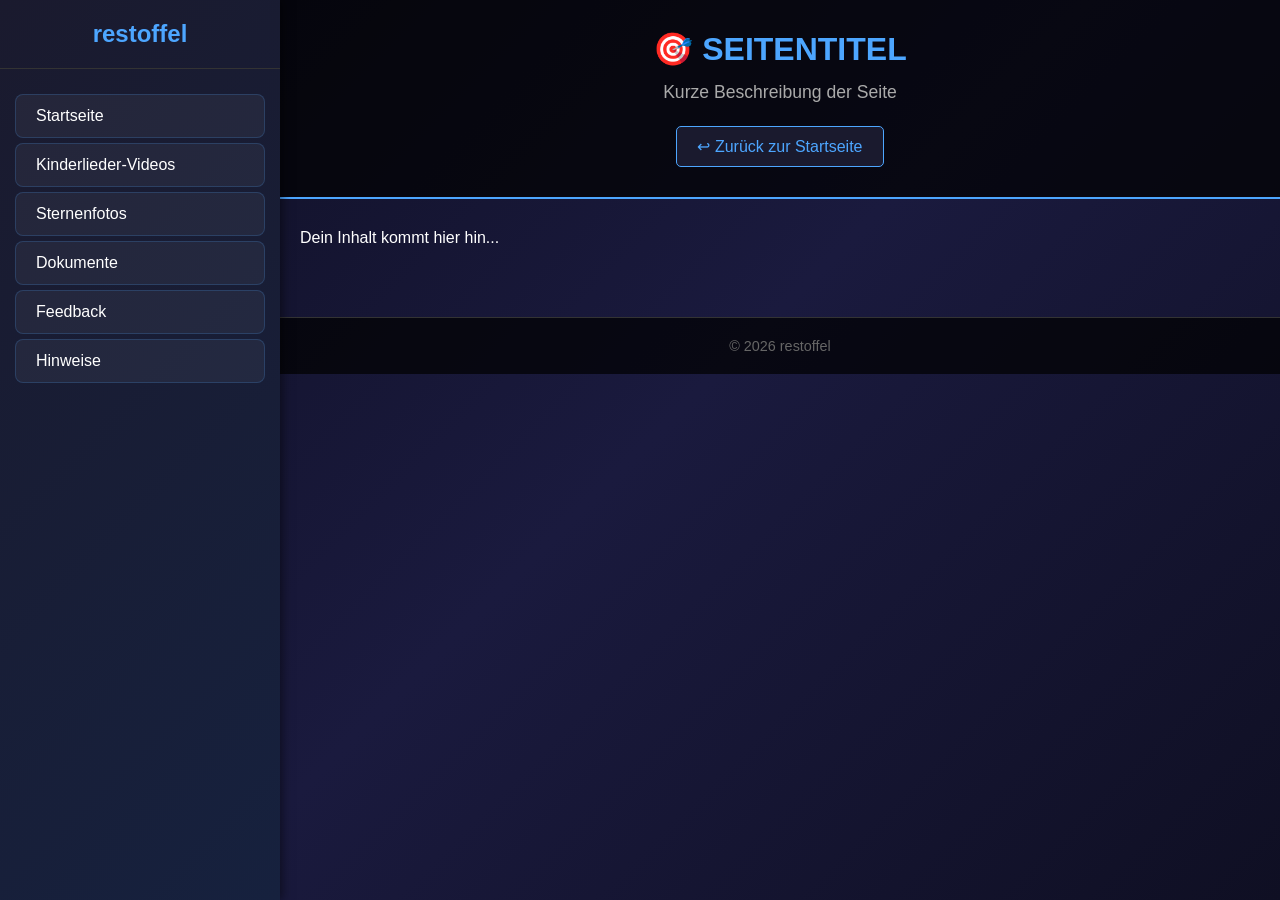
<file: TEMPLATE.html>
<!DOCTYPE html>
<html lang="de">
<head>
    <meta charset="UTF-8">
    <meta name="viewport" content="width=device-width, initial-scale=1.0">
    <title>SEITENNAME | restoffel</title>
    
    <!-- Favicon (Standard von Hauptseite) -->
    <link rel="icon" type="image/svg+xml" href="favicon.svg">
    <link rel="shortcut icon" type="image/svg+xml" href="favicon.svg">
    
    <!-- Open Graph / Social Media Meta Tags (Standard von Hauptseite) -->
    <meta property="og:title" content="restoffel">
    <meta property="og:description" content="Willkommen auf meiner Website - Entdecke Kinderlieder, Sternenfotos und mehr!">
    <meta property="og:url" content="https://restoffel.github.io/">
    <meta property="og:type" content="website">
    <meta property="og:image" content="https://images.unsplash.com/photo-1614729939124-032f0b56c9ce?ixlib=rb-4.1.0&ixid=M3wxMjA3fDB8MHxwaG90by1wYWdlfHx8fGVufDB8fHx8fA%3D%3D&auto=format&fit=crop&w=1200&q=80">
    <meta property="og:image:width" content="1200">
    <meta property="og:image:height" content="630">
    <meta property="og:image:alt" content="restoffel - Weltraumbild mit Erde">
    
    <!-- Twitter Card (Standard von Hauptseite) -->
    <meta name="twitter:card" content="summary_large_image">
    <meta name="twitter:title" content="restoffel">
    <meta name="twitter:description" content="Willkommen auf meiner Website - Entdecke Kinderlieder, Sternenfotos und mehr!">
    <meta name="twitter:image" content="https://images.unsplash.com/photo-1614729939124-032f0b56c9ce?ixlib=rb-4.1.0&ixid=M3wxMjA3fDB8MHxwaG90by1wYWdlfHx8fGVufDB8fHx8fA%3D%3D&auto=format&fit=crop&w=1200&q=80">
    <meta name="twitter:image:alt" content="restoffel - Weltraumbild mit Erde">
    
    <!-- Theme Color (Standard) -->
    <meta name="theme-color" content="#1a1a2e">
    
    <!-- Apple Touch Icon (Standard) -->
    <link rel="apple-touch-icon" href="favicon.svg">
    
    <!-- Web App Manifest (Standard) -->
    <link rel="manifest" href="manifest.json">
    
    <!-- Standard Styles -->
    <link rel="stylesheet" href="css/styles.css">
    
    <!-- Lightbox Styles (für Bildbetrachter) -->
    <link rel="stylesheet" href="css/lightbox.css">
    
    <!-- Seiten-spezifische Styles hier einfügen -->
    <style>
        /* Deine benutzerdefinierten Styles hier */
        main {
            padding: 30px 20px;
        }
        
        /* Beispiel für Galerie-Bilder (für Lightbox) */
        .gallery-image {
            cursor: pointer;
            transition: transform 0.3s ease;
        }
        
        .gallery-image:hover {
            transform: scale(1.02);
        }
    </style>
    
    <!-- Seiten-spezifische Meta Tags hier überschreiben (optional) -->
    <!-- 
    <meta property="og:title" content="DEIN SEITENTITEL | restoffel">
    <meta property="og:description" content="DEINE BESCHREIBUNG">
    <meta property="og:url" content="https://restoffel.github.io/DEINE-SEITE.html">
    <meta property="og:image" content="DEIN-BILD-URL">
    -->
</head>
<body>
    <!-- Hamburger Menu Button -->
    <button class="hamburger" onclick="toggleSidebar()" aria-label="Menü öffnen">
        <span></span>
        <span></span>
        <span></span>
    </button>
    
    <!-- Sidebar Navigation -->
    <nav id="sidebar">
        <div class="sidebar-header">
            <h2>restoffel</h2>
        </div>
        <ul id="sidebar-nav"></ul>
    </nav>
    
    <!-- Overlay für Mobile -->
    <div id="overlay"></div>
    
    <!-- Main Content -->
    <div class="main-content">
        <header>
            <h1>🎯 SEITENTITEL</h1>
            <p class="subtitle">Kurze Beschreibung der Seite</p>
            <a href="index.html" class="back-link">↩ Zurück zur Startseite</a>
        </header>
        
        <main>
            <!-- Dein Inhalt hier -->
            <p>Dein Inhalt kommt hier hin...</p>
            
            <!-- Beispiel für Galerie-Bilder mit Lightbox -->
            <!-- 
            <div class="gallery-grid">
                <div class="gallery-card">
                    <img src="images/dein-bild.jpg" alt="Beschreibung" class="gallery-image">
                    <h3 class="gallery-title">Titel</h3>
                    <p class="gallery-meta">Beschreibung</p>
                </div>
            </div>
            -->
        </main>
        
        <footer>
            <p>© 2026 restoffel</p>
        </footer>
    </div>
    
    <!-- Standard Navigation Script -->
    <script src="js/navigation.js"></script>
    
    <!-- Lightbox Script (für Bildbetrachter) -->
    <script src="js/lightbox.js"></script>
</body>
</html>
</file>
<file: css/styles.css>
/* ===== STANDARD STYLES FÜR ALLE SEITEN ===== */

/* Reset und Basis-Stile */
* {
    margin: 0;
    padding: 0;
    box-sizing: border-box;
}

body {
    margin: 0;
    padding: 0;
    font-family: 'Segoe UI', Tahoma, Geneva, Verdana, sans-serif;
    background: linear-gradient(135deg, #0f0f23 0%, #1a1a3e 50%, #0f0f23 100%);
    color: #fff;
    min-height: 100vh;
    overflow-x: hidden;
}

/* ===== HAMBURGER MENÜ / SIDEBAR ===== */

.hamburger {
    position: fixed;
    top: 20px;
    left: 20px;
    z-index: 1001;
    background: none;
    border: none;
    cursor: pointer;
    padding: 10px;
    display: flex;
    flex-direction: column;
    gap: 5px;
}

.hamburger span {
    width: 25px;
    height: 3px;
    background-color: #4da6ff;
    border-radius: 3px;
    transition: all 0.3s ease;
}

.hamburger span:nth-child(1) {
    transform-origin: 0% 0%;
}

.hamburger span:nth-child(2) {
    transform-origin: 0% 100%;
}

/* Animation für Hamburger Icon */
.hamburger.open span:nth-child(1) {
    transform: rotate(45deg);
}

.hamburger.open span:nth-child(2) {
    transform: rotate(-45deg);
}

.hamburger.open span:nth-child(3) {
    opacity: 0;
}

/* Sidebar */
#sidebar {
    position: fixed;
    top: 0;
    left: -280px;
    width: 280px;
    height: 100vh;
    background: linear-gradient(135deg, #1a1a2e 0%, #16213e 100%);
    z-index: 1000;
    transition: left 0.3s ease;
    box-shadow: 2px 0 10px rgba(0, 0, 0, 0.5);
    overflow-y: auto;
}

#sidebar.open {
    left: 0;
}

.sidebar-header {
    padding: 20px;
    border-bottom: 1px solid #333;
    text-align: center;
}

.sidebar-header h2 {
    color: #4da6ff;
    font-size: 1.5em;
    margin: 0;
}

#sidebar-nav {
    list-style: none;
    padding: 20px 0;
}

#sidebar-nav li {
    padding: 0;
    margin: 5px 15px;
}

#sidebar-nav a {
    display: block;
    padding: 12px 20px;
    color: #fff;
    text-decoration: none;
    border-radius: 8px;
    transition: all 0.3s ease;
    background-color: rgba(255, 255, 255, 0.05);
    border: 1px solid rgba(77, 166, 255, 0.2);
}

#sidebar-nav a:hover {
    background-color: #4da6ff;
    color: #000;
    transform: translateX(5px);
}

#sidebar-nav a.active {
    background-color: #4da6ff;
    color: #000;
    font-weight: bold;
    border-left: 4px solid #fff;
}

/* Overlay für Mobile */
#overlay {
    position: fixed;
    top: 0;
    left: 0;
    width: 100%;
    height: 100%;
    background-color: rgba(0, 0, 0, 0.7);
    z-index: 999;
    opacity: 0;
    visibility: hidden;
    transition: all 0.3s ease;
}

#overlay.open {
    opacity: 1;
    visibility: visible;
}

/* Body shift when sidebar is open */
body.sidebar-open {
    overflow: hidden;
}

/* ===== MAIN CONTENT ===== */

.main-content {
    margin-left: 0;
    transition: margin-left 0.3s ease;
    min-height: 100vh;
}

body.sidebar-open .main-content {
    margin-left: 280px;
}

/* ===== STANDARD HEADER ===== */

header {
    background-color: rgba(0, 0, 0, 0.7);
    padding: 30px 20px;
    text-align: center;
    border-bottom: 2px solid #4da6ff;
    position: relative;
}

header h1 {
    margin: 0;
    font-size: 2em;
    color: #4da6ff;
}

.subtitle {
    font-size: 1.1em;
    color: #aaa;
    margin-top: 10px;
    max-width: 800px;
    margin-left: auto;
    margin-right: auto;
    line-height: 1.6;
}

/* ===== STANDARD FOOTER ===== */

footer {
    background-color: rgba(0, 0, 0, 0.7);
    padding: 20px;
    text-align: center;
    color: #666;
    font-size: 0.9em;
    border-top: 1px solid #333;
    margin-top: 40px;
}

footer a {
    color: #4da6ff;
    text-decoration: none;
}

footer a:hover {
    text-decoration: underline;
}

/* ===== BACK LINK ===== */

.back-link {
    display: inline-block;
    margin-top: 20px;
    padding: 10px 20px;
    background-color: #1a1a2e;
    color: #4da6ff;
    text-decoration: none;
    border-radius: 5px;
    border: 1px solid #4da6ff;
    transition: all 0.3s;
}

.back-link:hover {
    background-color: #4da6ff;
    color: #000;
}

/* ===== RESPONSIVE DESIGN ===== */

@media (max-width: 768px) {
    .hamburger {
        top: 15px;
        left: 15px;
    }
    
    .hamburger span {
        width: 20px;
        height: 2px;
    }
    
    #sidebar {
        width: 250px;
        left: -250px;
    }
    
    #sidebar.open {
        left: 0;
    }
    
    body.sidebar-open .main-content {
        margin-left: 250px;
    }
    
    header h1 {
        font-size: 1.5em;
    }
    
    .subtitle {
        font-size: 1em;
    }
}

@media (min-width: 769px) {
    /* Desktop: Sidebar immer sichtbar */
    #sidebar {
        left: 0;
    }
    
    .main-content {
        margin-left: 280px;
    }
    
    /* Hamburger Icon ausblenden auf Desktop */
    .hamburger {
        display: none;
    }
    
    #overlay {
        display: none;
    }
}

/* ===== UTILITY CLASSES ===== */

.container {
    max-width: 1200px;
    margin: 0 auto;
    padding: 0 20px;
}

.text-center {
    text-align: center;
}

.mt-1 { margin-top: 10px; }
.mt-2 { margin-top: 20px; }
.mt-3 { margin-top: 30px; }
.mt-4 { margin-top: 40px; }

.mb-1 { margin-bottom: 10px; }
.mb-2 { margin-bottom: 20px; }
.mb-3 { margin-bottom: 30px; }
.mb-4 { margin-bottom: 40px; }
</file>
